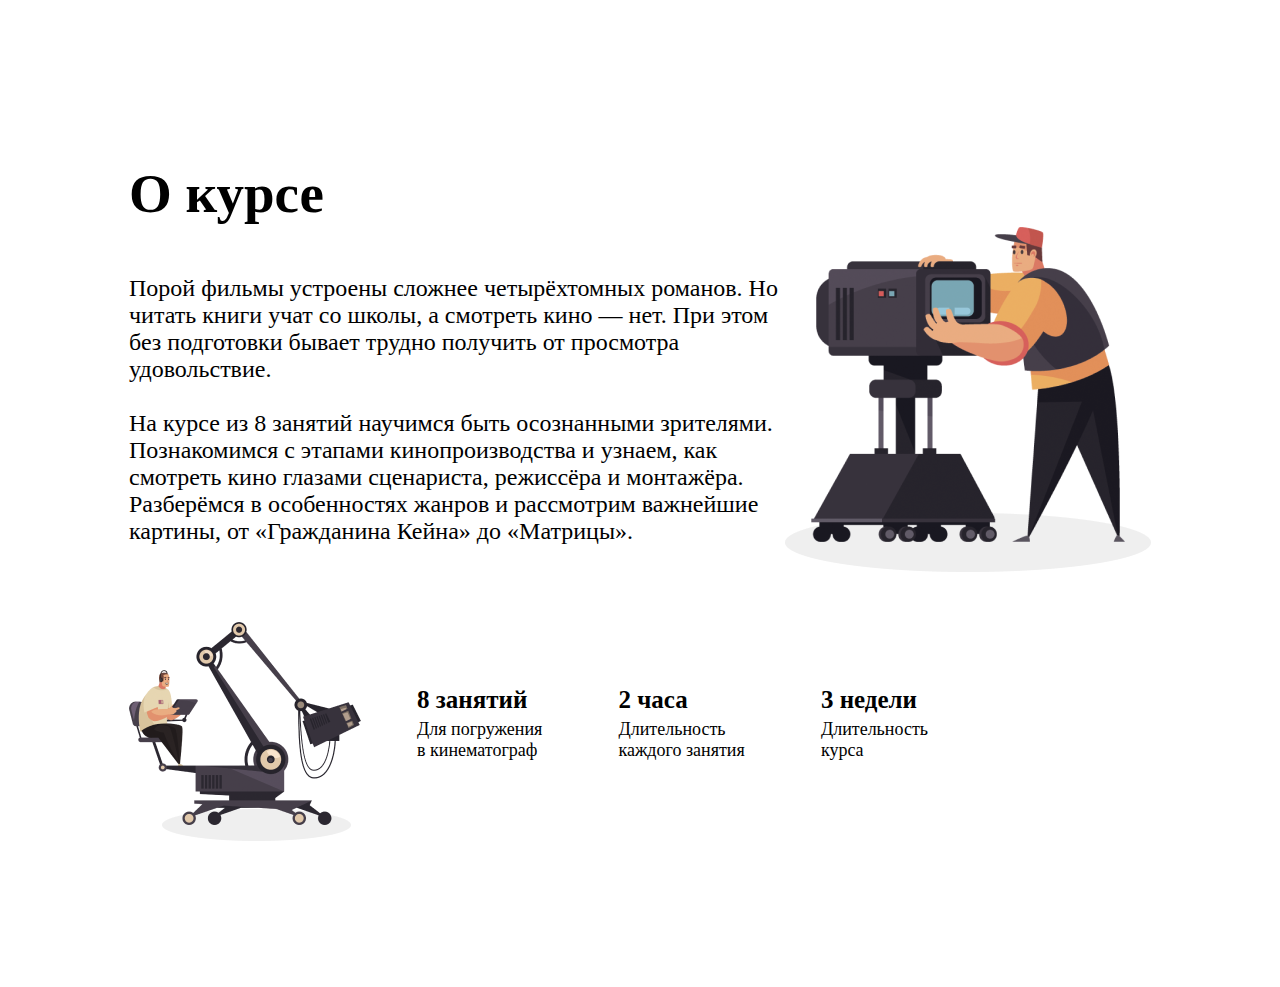
<file: index.htm>
<!DOCTYPE html>
<html lang="en">
<head>
    <meta charset="UTF-8">
    <meta name="viewport" content="width=device-width, initial-scale=1.0">
    <title>Document</title>
    <link rel="stylesheet" href="assets/css/styles.css">
</head>
<body>
    <div class="about-the-course">
        <section class="course-info">
            <div class="text-and-large-image">
                <div class="text-content">
                    <h1>О курсе</h1>
                    <p>
                        Порой фильмы устроены сложнее четырёхтомных романов. Но читать книги учат со школы, а смотреть кино — нет. При этом без подготовки бывает трудно получить от просмотра удовольствие.
                    </p>
                    <p><br>
                        На курсе из 8 занятий научимся быть осознанными зрителями. Познакомимся с этапами кинопроизводства и узнаем, как смотреть кино глазами сценариста, режиссёра и монтажёра. Разберёмся в особенностях жанров и рассмотрим важнейшие картины, от «Гражданина Кейна» до «Матрицы».
                    </p>
                </div>
                <div class="large-image">
                    <img src="images/_1 1 (1).png" alt="" class="img11">
                    <img src="images/Ellipse 2 (1).png" alt="" class="img12">

                </div>
            </div>
        </section>

        <section class="course-details">
            <div class="small-image">
                <img src="images/photo 1 (1).png" alt="Film icon" class="img21">
                <img src="images/Ellipse 3 (1).png" alt="Film icon" class="img22">

            </div>
            <div class="stats">
                <div class="stat">
                    <h3>8 занятий</h3>
                    <p>Для погружения<br>в кинематограф</p>
                </div>
                <div class="stat">
                    <h3>2 часа</h3>
                    <p>Длительность<br>каждого занятия</p>
                </div>
                <div class="stat">
                    <h3>3 недели</h3>
                    <p>Длительность<br>курса</p>
                </div>
            </div>
        </section>
    </div>
</body>
</html>
</file>
<file: assets/css/styles.css>
.about-the-course * {
    margin: 0;
    padding: 0;
    box-sizing: border-box;
}

.about-the-course body {
    font-family: Roboto, sans-serif;
    padding: 20px;
    
}

.about-the-course {
    max-width: 1200px;
    margin: 162px 121px;
}

.about-the-course .text-and-large-image {
    display: flex;
    justify-content: space-between;
}

.about-the-course .text-content {
    height: 374px;
    width: 662px;
    margin-right: 20px;
}

.about-the-course h1 {
    font-size: 55px;
    margin-bottom: 50px;
}

.about-the-course p {
    font-size: 24px;
}

.about-the-course .large-image {
    display: flex;
    flex-direction: column;
}

.about-the-course .large-image .img11 {
    
    position: relative;
    margin-top: 65px;
    width: 314px;
    height: 315px;
    margin-bottom: -29px;
    
}
.about-the-course .large-image .img12 {
    width: 366px;
    height: 59px;
   margin-left: -26px;
}
.about-the-course .small-image {
    display: flex;
    flex-direction: column;
    
}
.about-the-course .small-image .img21 {
    position: relative;
   
    width: 232px;
    height: 203px;
    margin-bottom: -16px;
    
}
.about-the-course .small-image .img22 {
    width: 189px;
    height: 32px;
   margin-left: 33px;
}

.about-the-course .course-details {
    display: flex;
    align-items: center;
    margin-top: 50px;
}

.about-the-course .small-image {
   height: 203px;
    width: 232px;
    margin-right: 132px;
}

.about-the-course .small-image img {
    width: 100%;
}

.about-the-course .stats {
    display: flex;
    justify-content: space-between;
    width: 50%;
    margin-left: -76px;
}


.about-the-course .stat h3 {
    font-size: 25px;
    margin-bottom: 5px;
}

.about-the-course .stat p {
    font-size: 18px;
}

/* Tablet */

@media(min-width: 992px) and (max-width: 1279px){
    .about-the-course * {
        margin: 0;
        padding: 0;
        box-sizing: border-box;
    }
    
    .about-the-course body {
        font-family: Roboto, sans-serif;
        padding: 20px;
        
    }
    
    .about-the-course {
        max-width: 800px;
        margin: 100px 70px;
    }
    
    .about-the-course .text-and-large-image {
        display: flex;
        justify-content: space-between;
    }
    
    .about-the-course .text-content {
        height: 216px;
        width: 383px;
    }
    
    .about-the-course h1 {
        font-size: 32px;
        margin-bottom: 55px;
    }
    
    .about-the-course p {
        font-size: 14px;
    }
    
    .about-the-course .large-image {
        display: flex;
        flex-direction: column;
        margin-right: 20px;

    }
    
    .about-the-course .large-image .img11 {
        
        position: relative;
        margin-top: 65px;
        width: 181px;
        height: 182px;
        margin-bottom: -16px;
        
    }
    .about-the-course .large-image .img12 {
        width: 211px;
        height: 34px;
       margin-left: -15px;
    }
    .about-the-course .small-image {
        display: flex;
        flex-direction: column;
        
    }
    .about-the-course .small-image .img21 {
        position: relative;
       
        width: 134px;
        height: 117px;
        margin-bottom: -16px;
        
    }
    .about-the-course .small-image .img22 {
        width: 109px;
        height: 18px;
       margin-left: 19px;
    }
    
    .about-the-course .course-details {
        display: flex;
        align-items: center;
        margin-top: 50px;
    }
    
    .about-the-course .small-image {
       height: 203px;
        width: 232px;
        margin-right: 50px;
    }
    
    .about-the-course .small-image img {
        width: 100%;
    }
    
    .about-the-course .stats {
        display: flex;
        justify-content: space-between;
        width: 50%;
        margin-top: -80px;
    }
    
    
    .about-the-course .stat h3 {
        font-size: 15px;
        margin-bottom: 5px;
    }
    
    .about-the-course .stat p {
        font-size: 11px;
    }
}

/* Mobile */

@media(min-width: 320px) and (max-width: 992px){
    .about-the-course * {
        margin: 0;
        padding: 0;
        box-sizing: border-box;
    }
    
    .about-the-course body {
        font-family: Roboto, sans-serif;
        
    }
    
    .about-the-course {
        max-width: 375px;
        margin: 75px 36px;
    }
    
    .about-the-course .text-and-large-image {
        display: flex;
        flex-direction: column;
    }
    
    .about-the-course .text-content {
        height: 174px;
        width: 308px;
    }
    
    .about-the-course h1 {
        font-size: 26px;
        margin-bottom: 30px;
    }
    
    .about-the-course p {
        font-size: 12px;
    }
    
    .about-the-course .large-image {
        display: flex;
        flex-direction: column;
        margin-left: 74px;

    }
    
    .about-the-course .large-image .img11 {
        
        position: relative;
        margin-top: 56px;
        width: 146px;
        height: 146px;
        /* margin-bottom: -10px; */
        
    }
    .about-the-course .large-image .img12 {
        width: 170px;
        height: 27px;
       margin-left: -12px;
       margin-top: 13px;
    }
    .about-the-course .small-image {
        display: none;
        flex-direction: column;
        
    }
    .about-the-course .stats {
        display: flex;
        flex-wrap: wrap;
        margin: 1px;
        margin-top: -15px;
        gap: 30px;
    }
    
    
    .about-the-course .stat h3 {
        font-size: 12px;
        /* margin-bottom: 5px; */
    }
    
    .about-the-course .stat p {
        font-size: 10px;
    }
}
</file>
